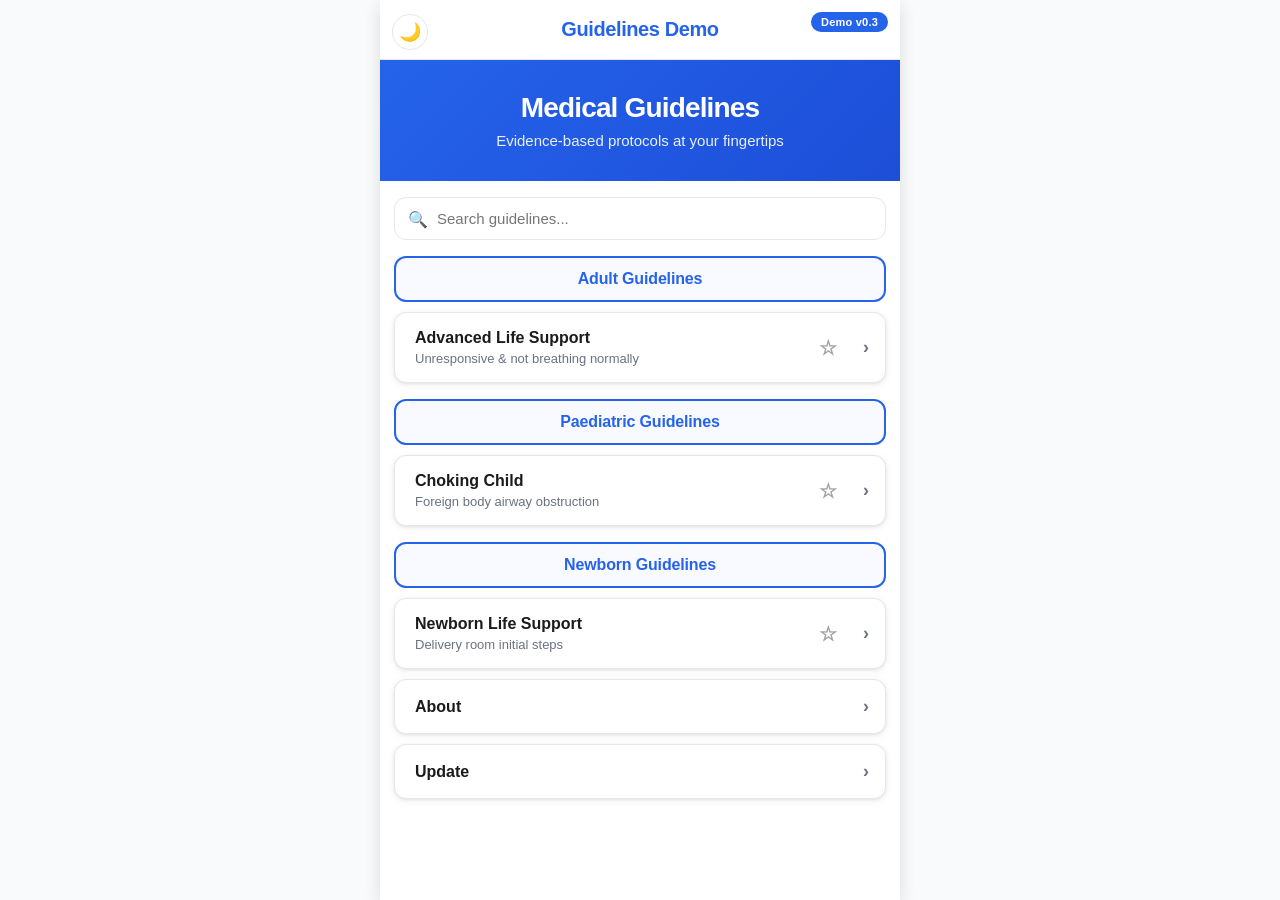
<file: index.html>
<!doctype html>
<html lang="en" data-theme="light">
<head>
  <meta charset="utf-8"/>
  <meta name="viewport" content="width=device-width,initial-scale=1"/>
  <meta name="theme-color" content="#2563eb"/>
  <meta name="description" content="Medical guidelines demo app - client-ready prototype"/>
  <title>Guidelines Demo</title>
  <link rel="stylesheet" href="./assets/app.css"/>
  <link rel="manifest" href="./manifest.json"/>
</head>
<body>
  <div class="app">
    <header class="appbar">
      <button class="dark-mode-toggle" id="darkModeToggle" aria-label="Toggle dark mode">🌙</button>
      <div class="appbar__title" id="appTitle">Guidelines</div>
      <div class="version-chip">Demo v0.3</div>
    </header>

    <main class="home" id="home">
      <div class="hero">
        <h1>Medical Guidelines</h1>
        <p>Evidence-based protocols at your fingertips</p>
      </div>
      
      <div class="search-bar">
        <input type="text" id="searchInput" placeholder="Search guidelines..." aria-label="Search guidelines"/>
      </div>
      
      <div id="menuContent"></div>
    </main>
  </div>

  <script type="module" src="./assets/app.js"></script>
</body>
</html>
</file>
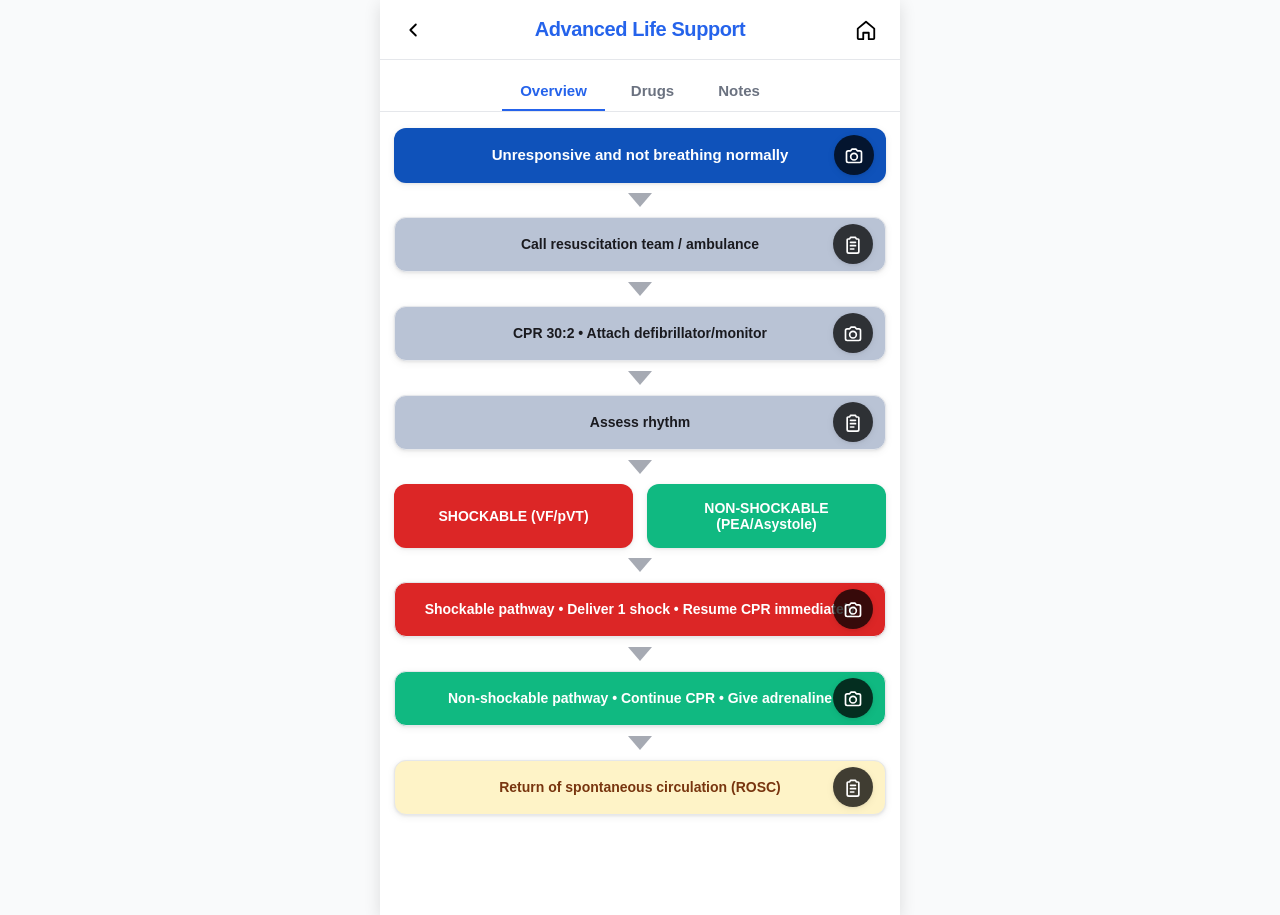
<file: algorithm.html>
<!doctype html>
<html lang="en" data-theme="light">
<head>
  <meta charset="utf-8"/>
  <meta name="viewport" content="width=device-width,initial-scale=1"/>
  <meta name="theme-color" content="#2563eb"/>
  <title>Algorithm</title>
  <link rel="stylesheet" href="./assets/app.css"/>
</head>
<body>
  <div class="app">
    <header class="appbar appbar--algo">
      <button class="iconbtn" id="btnBack" aria-label="Back">
        <img src="./assets/icons/back.svg" alt="Back"/>
      </button>
      <div class="appbar__title" id="algoTitle">Algorithm</div>
      <a class="iconbtn" href="./index.html" aria-label="Home">
        <img src="./assets/icons/home.svg" alt="Home"/>
      </a>
    </header>

    <div class="tabs" id="tabs"></div>

    <main class="algo">
      <div id="loadingSkeleton" class="loading-skeleton hidden">
        <div class="skeleton-line"></div>
        <div class="skeleton-line"></div>
        <div class="skeleton-line"></div>
      </div>
      
      <div id="tabOverview" class="tab-content active">
        <section class="flow" id="flow"></section>
      </div>
      
      <div id="tabDrugs" class="tab-content">
        <div id="drugsContent"></div>
      </div>
      
      <div id="tabNotes" class="tab-content">
        <div id="notesContent" class="notes-content"></div>
      </div>
    </main>
    
    <div class="action-bar">
      <button class="action-bar__btn" id="actionBack">← Back</button>
      <button class="action-bar__btn" id="actionHome">🏠 Home</button>
      <button class="action-bar__btn" id="actionSound">🔇 Sound</button>
    </div>
  </div>

  <div class="modal hidden" id="modal">
    <div class="modal__overlay" id="modalOverlay"></div>
    <div class="modal__card">
      <button class="modal__close" id="modalClose" aria-label="Close">✕</button>
      <img id="modalImg" alt="Reference"/>
      <div class="modal__cap" id="modalCap"></div>
    </div>
  </div>

  <script type="module" src="./assets/algo.js"></script>
</body>
</html>
</file>
<file: assets/app.css>
:root{
  --primary:#2563eb;
  --primary-dark:#1d4ed8;
  --ink:#1a1a1f;
  --muted:#6b7280;
  --bg:#f9fafb;
  --card:#ffffff;
  --border:#e5e7eb;

  --blue:#0f52ba;
  --maroon:#8b2e4d;
  --green:#047857;
  --redbox:#dc2626;
  --grey:#b9c3d5;
  --peach:#fde4d4;
  --yellow:#fef3c7;

  --shadow: 0 1px 3px rgba(0,0,0,.08), 0 2px 8px rgba(0,0,0,.06);
  --shadow-lg: 0 4px 16px rgba(0,0,0,.12);
  --radius: 12px;
  --transition: all 0.2s ease;
}

[data-theme="dark"]{
  --primary:#3b82f6;
  --primary-dark:#2563eb;
  --ink:#f9fafb;
  --muted:#9ca3af;
  --bg:#111827;
  --card:#1f2937;
  --border:#374151;

  --grey:#4b5563;
  --peach:#92400e;
  --yellow:#78350f;
  
  --shadow: 0 1px 3px rgba(0,0,0,.3), 0 2px 8px rgba(0,0,0,.2);
  --shadow-lg: 0 4px 16px rgba(0,0,0,.4);
}

*{box-sizing:border-box}
html,body{height:100%}
body{
  margin:0;
  font-family: -apple-system, BlinkMacSystemFont, 'Segoe UI', Roboto, 'Helvetica Neue', Arial, sans-serif;
  background: var(--bg);
  color: var(--ink);
  transition: background 0.3s ease, color 0.3s ease;
  -webkit-font-smoothing: antialiased;
}

.hidden{display:none!important}

.app{
  max-width:520px;
  margin:0 auto;
  min-height:100%;
  background:var(--card);
  box-shadow:var(--shadow-lg);
  position:relative;
}

.appbar{
  position:sticky;top:0;z-index:10;
  height:60px;
  display:flex;align-items:center;justify-content:center;
  border-bottom:1px solid var(--border);
  background:var(--card);
  backdrop-filter:blur(10px);
}
.appbar__title{
  font-weight:700;
  color: var(--primary);
  font-size:20px;
  letter-spacing:-0.02em;
}
.appbar--algo{justify-content:space-between;padding:0 12px}
.iconbtn{
  width:44px;height:44px;border:none;background:transparent;border-radius:var(--radius);
  display:grid;place-items:center;cursor:pointer;
  transition:var(--transition);
}
.iconbtn:hover{background:var(--border)}
.iconbtn img{width:22px;height:22px}
.iconbtn:active{transform:scale(.95)}

.version-chip{
  position:absolute;
  top:12px;right:12px;
  background:var(--primary);
  color:#fff;
  padding:4px 10px;
  border-radius:999px;
  font-size:11px;
  font-weight:600;
  letter-spacing:0.02em;
}

.dark-mode-toggle{
  position:absolute;
  top:14px;left:12px;
  background:var(--card);
  border:1px solid var(--border);
  color:var(--ink);
  width:36px;height:36px;
  border-radius:999px;
  cursor:pointer;
  display:grid;place-items:center;
  font-size:18px;
  transition:var(--transition);
}
.dark-mode-toggle:hover{background:var(--border)}
.dark-mode-toggle:active{transform:scale(.95)}

.home{padding:0 0 24px}

.hero{
  background:linear-gradient(135deg, var(--primary) 0%, var(--primary-dark) 100%);
  color:#fff;
  padding:32px 20px;
  text-align:center;
  margin-bottom:16px;
}
.hero h1{
  margin:0 0 8px;
  font-size:28px;
  font-weight:700;
  letter-spacing:-0.03em;
}
.hero p{
  margin:0;
  font-size:15px;
  opacity:0.9;
  font-weight:400;
}

.search-bar{
  margin:16px 14px;
  position:relative;
}
.search-bar input{
  width:100%;
  padding:12px 16px 12px 42px;
  border:1px solid var(--border);
  border-radius:var(--radius);
  background:var(--card);
  color:var(--ink);
  font-size:15px;
  font-family:inherit;
  transition:var(--transition);
}
.search-bar input:focus{
  outline:none;
  border-color:var(--primary);
  box-shadow:0 0 0 3px rgba(37,99,235,0.1);
}
.search-bar::before{
  content:'🔍';
  position:absolute;
  left:14px;top:50%;
  transform:translateY(-50%);
  font-size:16px;
}

.menuTitle{
  margin:16px 14px 10px;
  padding:12px 16px;
  border:2px solid var(--primary);
  color: var(--primary);
  font-weight:700;
  text-align:center;
  border-radius: var(--radius);
  background:rgba(37,99,235,0.03);
  letter-spacing:-0.01em;
}

.menuBtn{
  width:calc(100% - 28px);
  margin:10px 14px;
  padding:16px 16px 16px 20px;
  border:1px solid var(--border);
  color: var(--ink);
  background:var(--card);
  border-radius: var(--radius);
  font-weight:600;
  font-size:16px;
  cursor:pointer;
  transition:var(--transition);
  box-shadow:var(--shadow);
  display:flex;
  align-items:center;
  justify-content:space-between;
  position:relative;
  text-align:left;
}
.menuBtn:hover{
  box-shadow:var(--shadow-lg);
  transform:translateY(-1px);
  border-color:var(--primary);
}
.menuBtn:active{transform:translateY(0)}
.menuBtn__content{
  flex:1;
}
.menuBtn small{
  display:block;
  color:var(--muted);
  font-weight:500;
  margin-top:4px;
  font-size:13px;
}
.menuBtn__chevron{
  color:var(--muted);
  font-size:18px;
  margin-left:8px;
}
.menuBtn__star{
  position:absolute;
  right:44px;top:50%;
  transform:translateY(-50%);
  font-size:20px;
  cursor:pointer;
  opacity:0.4;
  transition:var(--transition);
  padding:4px;
}
.menuBtn__star.active{
  opacity:1;
}
.menuBtn__star:hover{
  opacity:1;
  transform:translateY(-50%) scale(1.1);
}

.tabs{
  display:flex;gap:8px;justify-content:center;
  padding:12px 14px 0;
  border-bottom:1px solid var(--border);
  background:var(--card);
  position:sticky;top:60px;z-index:9;
}
.tab{
  border:none;
  color: var(--muted);
  background:transparent;
  border-radius: var(--radius) var(--radius) 0 0;
  padding:10px 18px;
  font-weight:600;
  cursor:pointer;
  transition:var(--transition);
  border-bottom:2px solid transparent;
  font-size:15px;
}
.tab:hover{
  color:var(--ink);
  background:rgba(37,99,235,0.05);
}
.tab.active{
  color:var(--primary);
  border-bottom-color:var(--primary);
  background:transparent;
}

.tab-content{
  display:none;
}
.tab-content.active{
  display:block;
}

.loading-skeleton{
  padding:20px 14px;
}
.skeleton-line{
  height:60px;
  background:linear-gradient(90deg, var(--border) 25%, rgba(37,99,235,0.1) 50%, var(--border) 75%);
  background-size:200% 100%;
  animation:shimmer 1.5s infinite;
  border-radius:var(--radius);
  margin:10px 0;
}
@keyframes shimmer{
  0%{background-position:200% 0}
  100%{background-position:-200% 0}
}

.action-bar{
  position:fixed;
  bottom:0;left:0;right:0;
  background:var(--card);
  border-top:1px solid var(--border);
  padding:10px 14px;
  display:flex;
  gap:10px;
  justify-content:space-around;
  align-items:center;
  z-index:20;
  box-shadow:0 -2px 10px rgba(0,0,0,.05);
}
.action-bar__btn{
  flex:1;
  padding:10px;
  border:1px solid var(--border);
  background:var(--card);
  color:var(--ink);
  border-radius:var(--radius);
  font-weight:600;
  cursor:pointer;
  transition:var(--transition);
  display:flex;
  align-items:center;
  justify-content:center;
  gap:6px;
  font-size:14px;
}
.action-bar__btn:hover{
  background:var(--border);
}
.action-bar__btn:active{
  transform:scale(.97);
}

@media (min-width:521px){
  .action-bar{display:none}
}

.algo{padding:16px 14px 80px}
.center{display:flex;justify-content:center;margin:12px 0}
.pillbtn{
  border:2px solid var(--primary);
  color: var(--primary);
  background:var(--card);
  border-radius: 999px;
  padding:10px 20px;
  font-weight:700;
  cursor:pointer;
  transition:var(--transition);
  box-shadow:var(--shadow);
}
.pillbtn:hover{
  background:var(--primary);
  color:#fff;
}
.flow{
  display:flex;
  flex-direction:column;
  align-items:center;
  gap:10px;
}

.box{
  width:100%;
  border-radius: var(--radius);
  padding:16px 14px;
  text-align:center;
  box-shadow: var(--shadow);
  position:relative;
  transition:var(--transition);
  line-height:1.5;
}
.box--header{
  color:#fff;
  font-weight:700;
  font-size:15px;
}
.box--step{
  color:var(--ink);
  font-weight:600;
  font-size:14px;
  background:var(--card);
  border:1px solid var(--border);
}
.box--pill{
  background:rgba(37,99,235,0.08);
  color:var(--ink);
  font-weight:600;
  border-radius: 999px;
  border:1px solid rgba(37,99,235,0.2);
}
.box--header.blue{background: var(--blue)}
.box--header.maroon{background: var(--maroon)}
.box--header.green{background:var(--green)}
.box--step.grey{background: var(--grey);color:var(--ink)}
.box--step.peach{background: var(--peach);color:#92400e}
.box--step.red{background: var(--redbox);color:#fff}
.box--step.green{background:#10b981;color:#fff}
.box--step.yellow{background: var(--yellow);color:#78350f}

.box.highlight{
  box-shadow:0 0 0 3px var(--primary);
  transform:scale(1.02);
}

.arrow{
  width:0;height:0;
  border-left:12px solid transparent;
  border-right:12px solid transparent;
  border-top:14px solid var(--muted);
  opacity:0.6;
}

.iconCircle{
  position:absolute;right:12px;top:50%;
  transform: translateY(-50%);
  width:40px;height:40px;border-radius:999px;
  background:rgba(0,0,0,0.75);
  display:grid;place-items:center;
  cursor:pointer;
  transition:var(--transition);
  box-shadow:var(--shadow);
}
.iconCircle:hover{
  transform: translateY(-50%) scale(1.05);
  background:rgba(0,0,0,0.85);
}
.iconCircle img{width:20px;height:20px;filter: invert(1)}
.iconCircle:active{transform: translateY(-50%) scale(.98)}

.branch{
  width:100%;
  display:grid;
  grid-template-columns: 1fr 1fr;
  gap:14px;
  align-items:stretch;
}
.branchBtn{
  border-radius: var(--radius);
  padding:16px 12px;
  text-align:center;
  font-weight:700;
  color:#fff;
  border:none;
  cursor:pointer;
  transition:var(--transition);
  box-shadow:var(--shadow);
  font-size:14px;
}
.branchBtn:hover{
  transform:translateY(-2px);
  box-shadow:var(--shadow-lg);
}
.branchBtn.red{background:#dc2626}
.branchBtn.green{background:#10b981}
.branchBtn:active{transform:translateY(0)}

.subflow{
  width:100%;
  margin-top:10px;
  display:flex;
  flex-direction:column;
  gap:10px;
  animation:slideDown 0.3s ease;
}
@keyframes slideDown{
  from{opacity:0;transform:translateY(-10px)}
  to{opacity:1;transform:translateY(0)}
}

.modal{
  position:fixed;inset:0;z-index:30;
  display:flex;align-items:center;justify-content:center;
  animation:fadeIn 0.2s ease;
}
@keyframes fadeIn{
  from{opacity:0}
  to{opacity:1}
}
.modal__overlay{
  position:absolute;inset:0;
  background:rgba(0,0,0,.65);
  backdrop-filter:blur(4px);
}
.modal__card{
  position:relative;
  width:min(500px, calc(100% - 32px));
  background:var(--card);
  border-radius: var(--radius);
  overflow:hidden;
  box-shadow: var(--shadow-lg);
  z-index:2;
  animation:slideUp 0.3s ease;
}
@keyframes slideUp{
  from{opacity:0;transform:translateY(20px)}
  to{opacity:1;transform:translateY(0)}
}
.modal__card img{width:100%;height:auto;display:block}
.modal__cap{
  padding:14px 16px;
  color:var(--muted);
  font-size:14px;
  line-height:1.5;
  background:var(--card);
}
.modal__close{
  position:absolute;right:12px;top:12px;
  width:36px;height:36px;border-radius:999px;
  border:none;
  background:rgba(0,0,0,.75);
  color:#fff;
  font-size:20px;
  cursor:pointer;
  transition:var(--transition);
  font-weight:300;
  line-height:1;
}
.modal__close:hover{
  background:rgba(0,0,0,.85);
  transform:scale(1.05);
}
.modal__close:active{
  transform:scale(.95);
}

/* Drugs tab content */
.drug-card{
  background:var(--card);
  border:1px solid var(--border);
  border-radius:var(--radius);
  padding:14px 16px;
  margin:10px 0;
  box-shadow:var(--shadow);
}
.drug-card h3{
  margin:0 0 8px;
  font-size:16px;
  font-weight:700;
  color:var(--primary);
}
.drug-card p{
  margin:4px 0;
  font-size:14px;
  color:var(--muted);
  line-height:1.5;
}

/* Notes tab content */
.notes-content{
  padding:16px;
  line-height:1.7;
  font-size:14px;
}
.notes-content h3{
  color:var(--primary);
  font-size:16px;
  margin:16px 0 8px;
  font-weight:700;
}
.notes-content p{
  color:var(--muted);
  margin:8px 0;
}
.notes-content ul{
  margin:8px 0;
  padding-left:20px;
  color:var(--muted);
}
.notes-content li{
  margin:4px 0;
}
</file>
